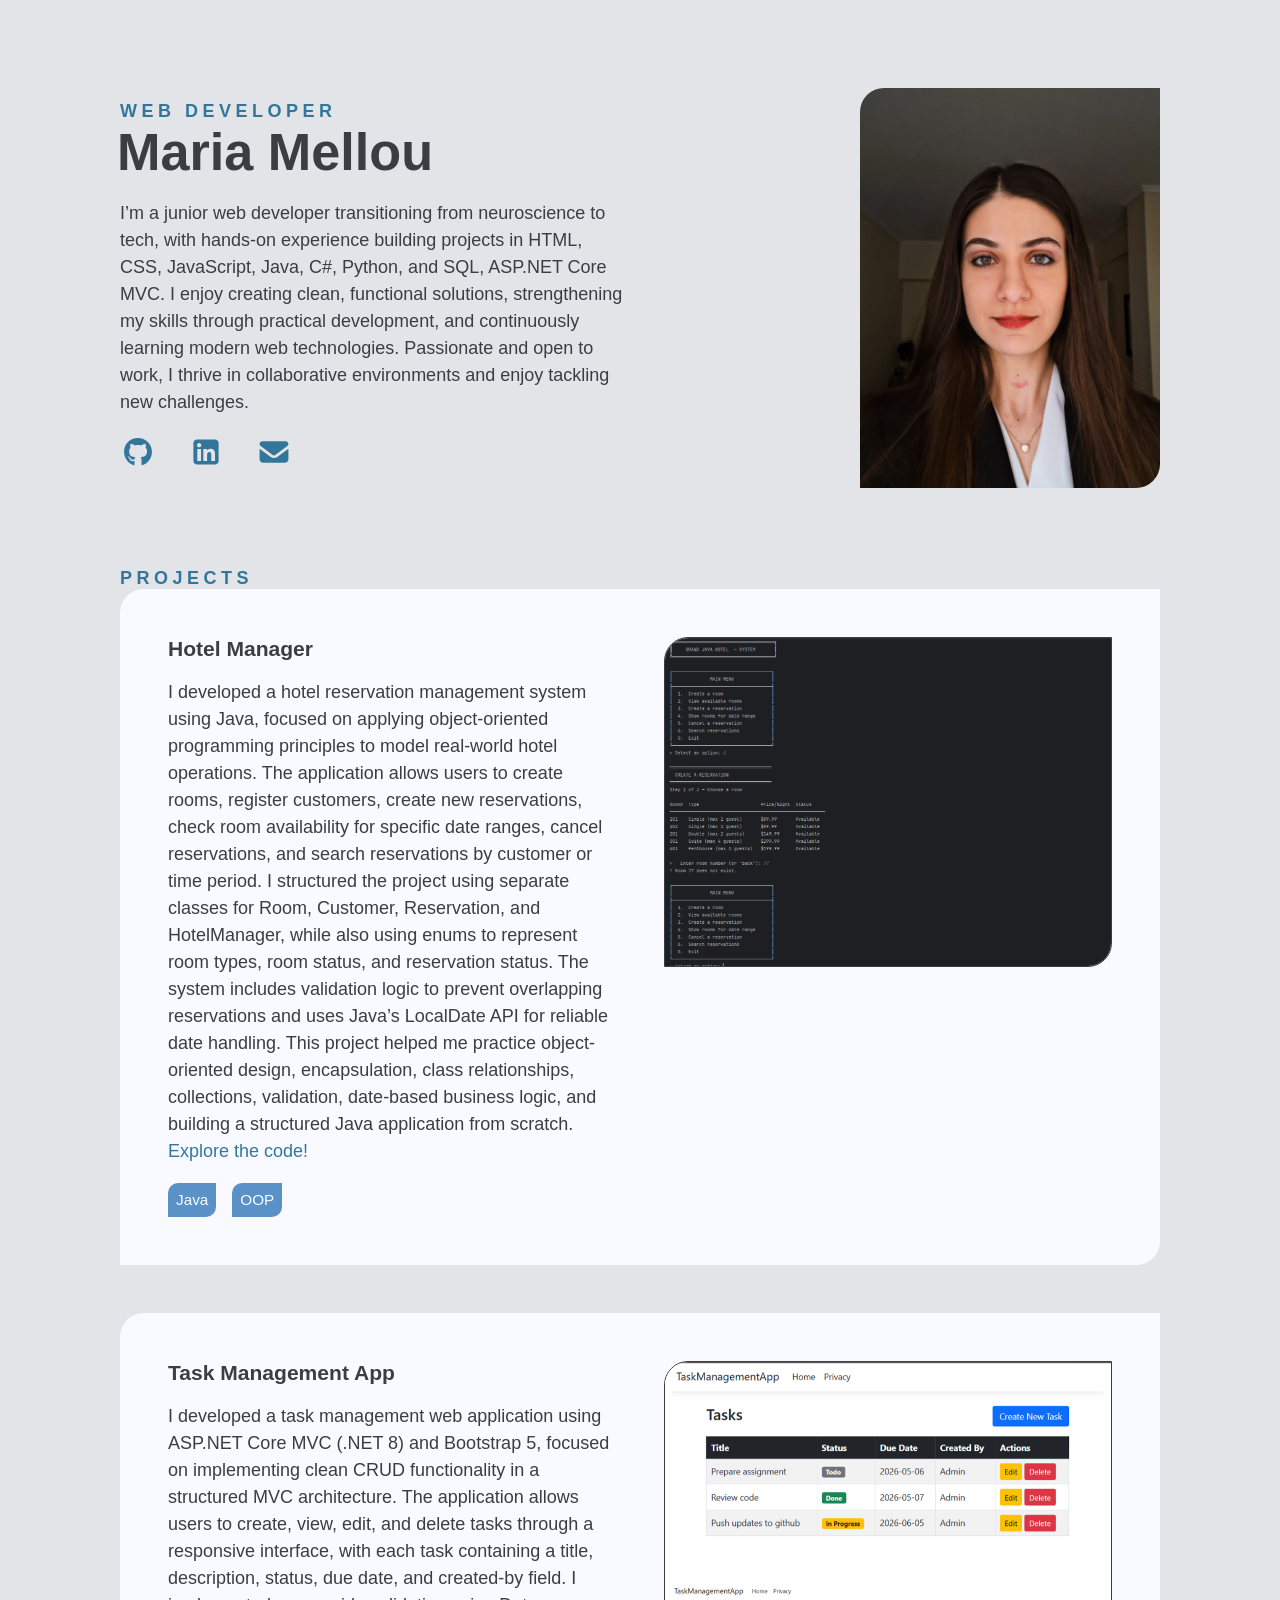
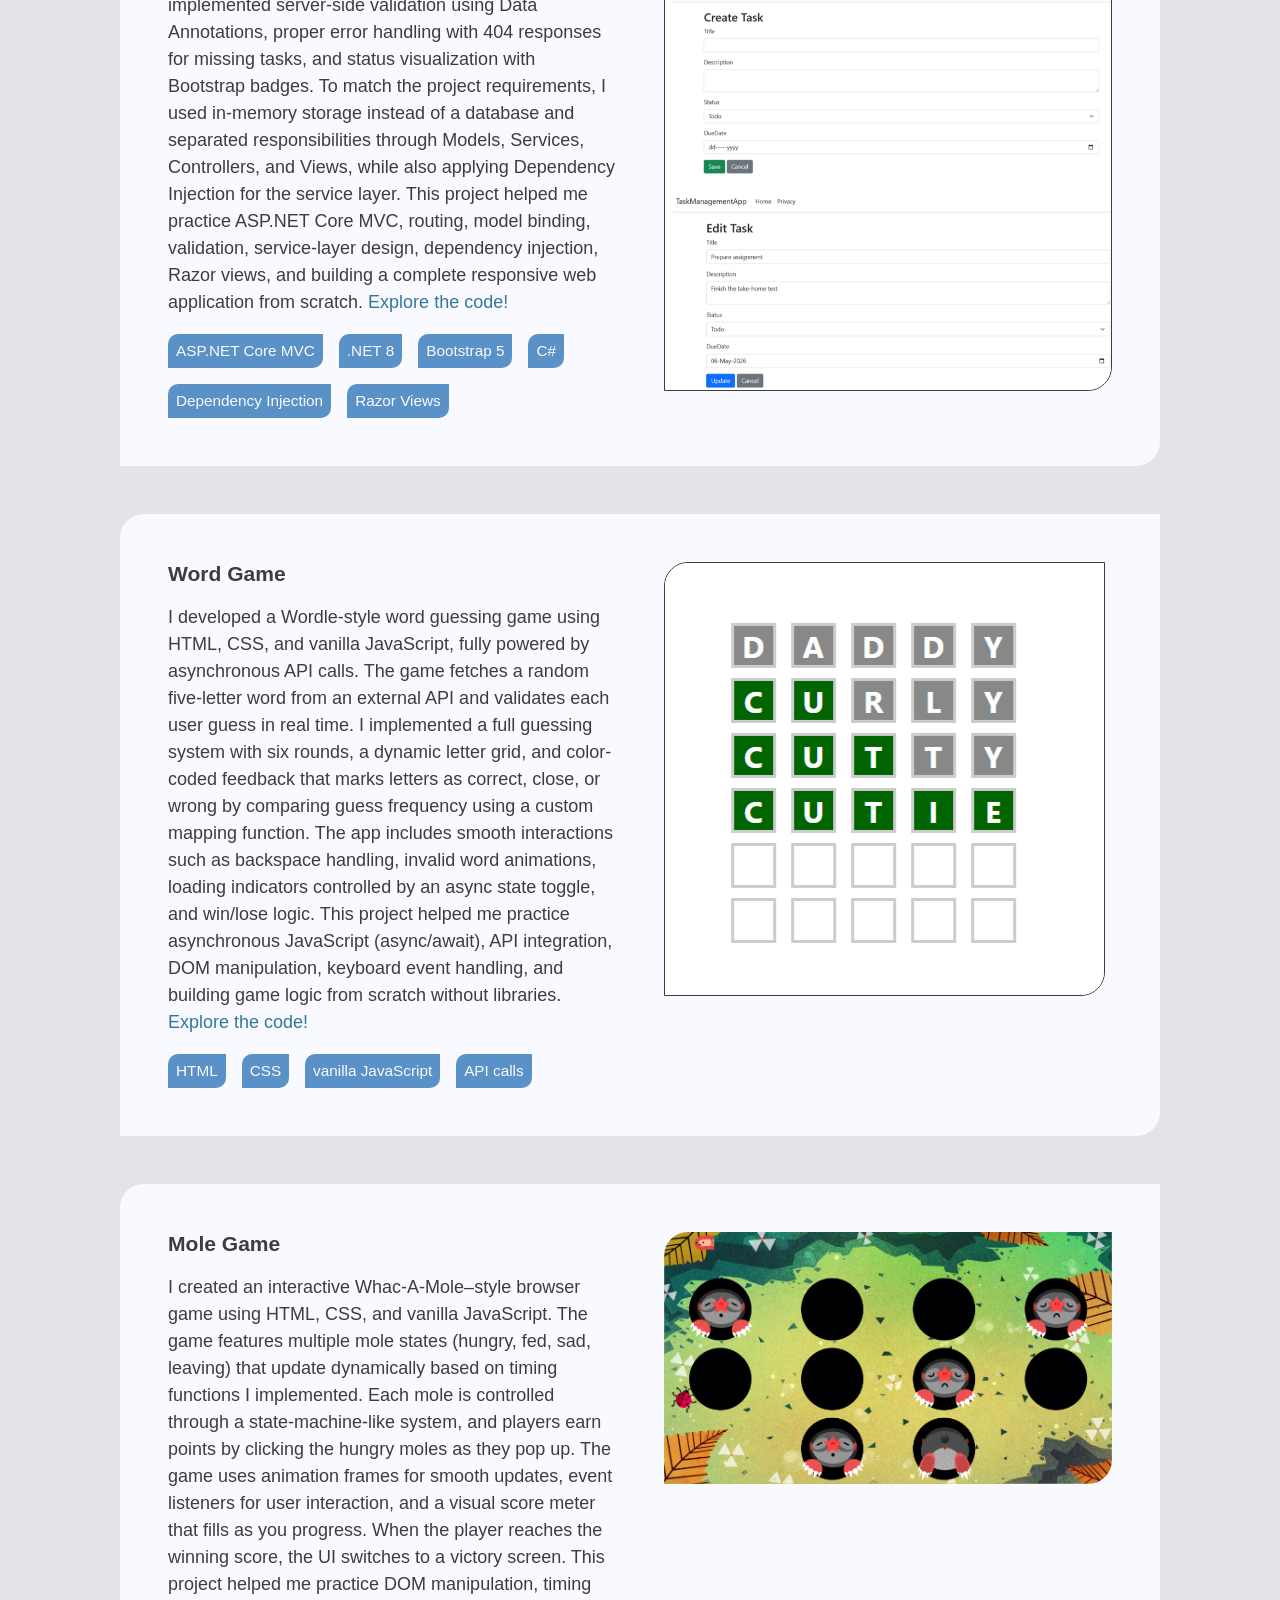
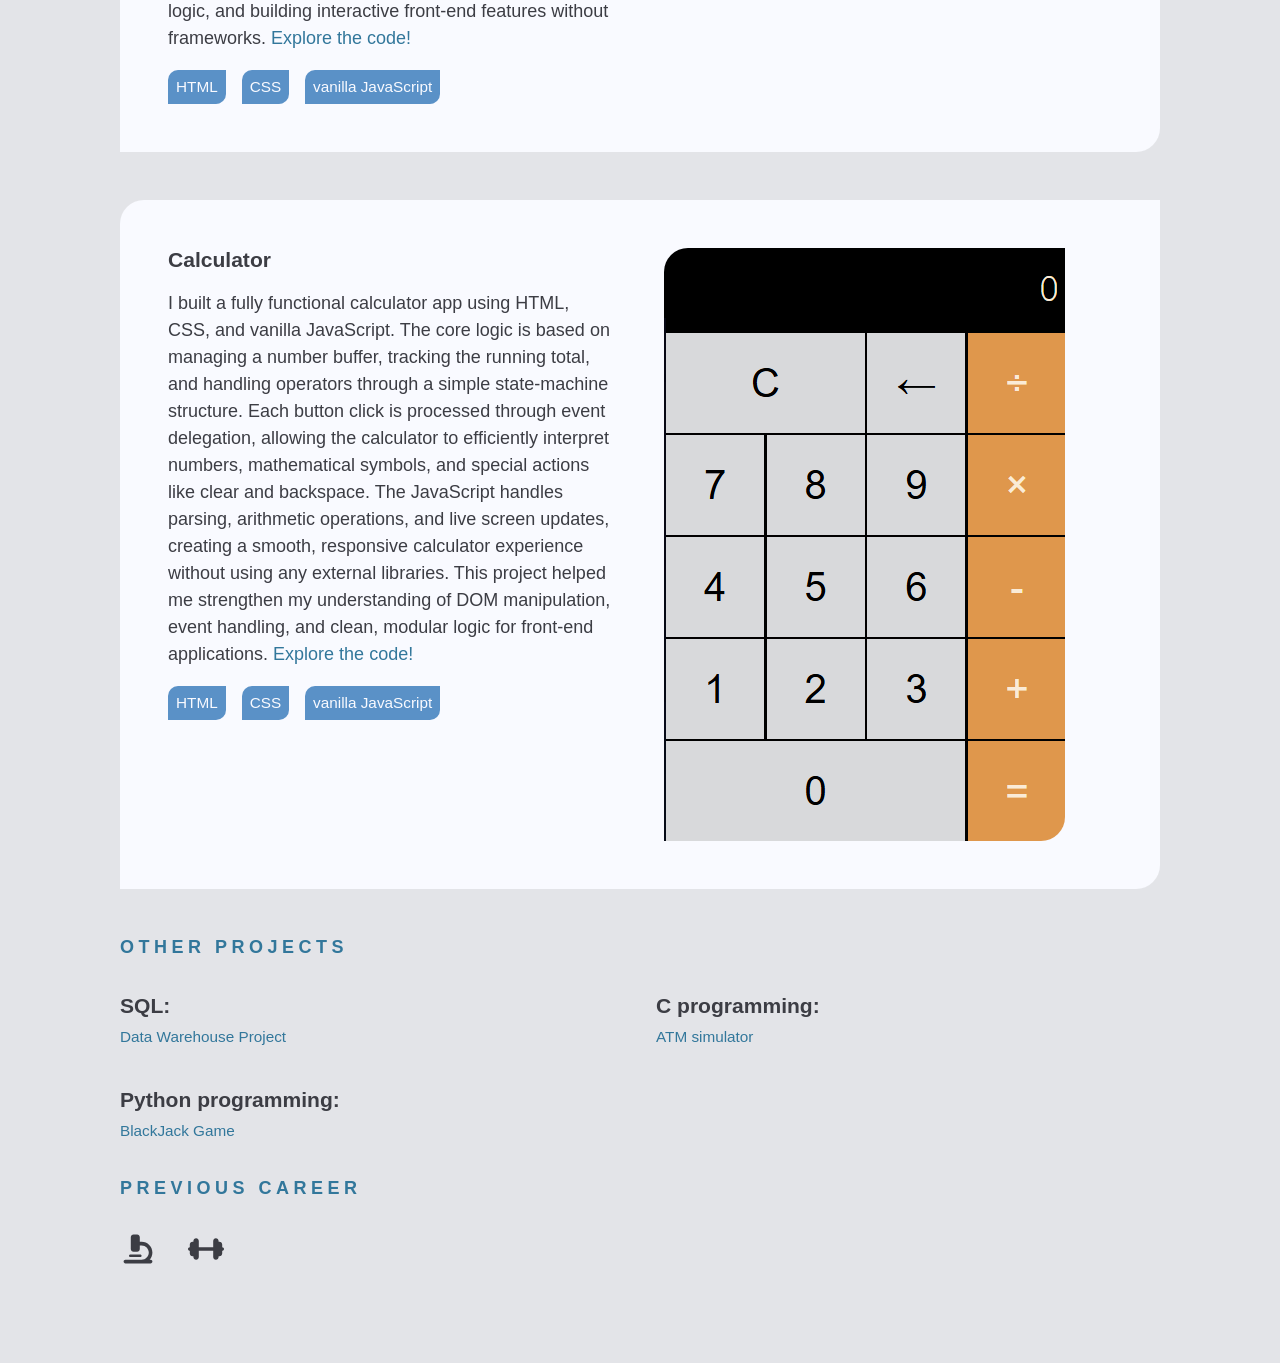
<file: index.html>
<!doctype html>
<html lang="en">
  <head>
    <meta charset="UTF-8" />
    <meta name="viewport" content="width=device-width, initial-scale=1.0" />
    <title>Portfolio</title>
    <link rel="stylesheet" href="./style.css " />
  </head>
  <body>
    <div class="wrapper">
      <article class="main-article">
        <div class="text">
          <h2>Web Developer</h2>
          <h1>Maria Mellou</h1>
          <p>
            I’m a junior web developer transitioning from neuroscience to tech,
            with hands-on experience building projects in HTML, CSS, JavaScript,
            Java, C#, Python, and SQL, ASP.NET Core MVC. I enjoy creating clean,
            functional solutions, strengthening my skills through practical
            development, and continuously learning modern web technologies.
            Passionate and open to work, I thrive in collaborative environments
            and enjoy tackling new challenges.
          </p>
          <ul class="icons">
            <li>
              <a href="https://github.com/MariaMellou" target="_blank">
                <svg xmlns="http://www.w3.org/2000/svg" viewBox="0 0 640 640">
                  <!--!Font Awesome Free v7.1.0 by @fontawesome - https://fontawesome.com License - https://fontawesome.com/license/free Copyright 2025 Fonticons, Inc.-->
                  <title>GitHub</title>
                  <path
                    d="M237.9 461.4C237.9 463.4 235.6 465 232.7 465C229.4 465.3 227.1 463.7 227.1 461.4C227.1 459.4 229.4 457.8 232.3 457.8C235.3 457.5 237.9 459.1 237.9 461.4zM206.8 456.9C206.1 458.9 208.1 461.2 211.1 461.8C213.7 462.8 216.7 461.8 217.3 459.8C217.9 457.8 216 455.5 213 454.6C210.4 453.9 207.5 454.9 206.8 456.9zM251 455.2C248.1 455.9 246.1 457.8 246.4 460.1C246.7 462.1 249.3 463.4 252.3 462.7C255.2 462 257.2 460.1 256.9 458.1C256.6 456.2 253.9 454.9 251 455.2zM316.8 72C178.1 72 72 177.3 72 316C72 426.9 141.8 521.8 241.5 555.2C254.3 557.5 258.8 549.6 258.8 543.1C258.8 536.9 258.5 502.7 258.5 481.7C258.5 481.7 188.5 496.7 173.8 451.9C173.8 451.9 162.4 422.8 146 415.3C146 415.3 123.1 399.6 147.6 399.9C147.6 399.9 172.5 401.9 186.2 425.7C208.1 464.3 244.8 453.2 259.1 446.6C261.4 430.6 267.9 419.5 275.1 412.9C219.2 406.7 162.8 398.6 162.8 302.4C162.8 274.9 170.4 261.1 186.4 243.5C183.8 237 175.3 210.2 189 175.6C209.9 169.1 258 202.6 258 202.6C278 197 299.5 194.1 320.8 194.1C342.1 194.1 363.6 197 383.6 202.6C383.6 202.6 431.7 169 452.6 175.6C466.3 210.3 457.8 237 455.2 243.5C471.2 261.2 481 275 481 302.4C481 398.9 422.1 406.6 366.2 412.9C375.4 420.8 383.2 435.8 383.2 459.3C383.2 493 382.9 534.7 382.9 542.9C382.9 549.4 387.5 557.3 400.2 555C500.2 521.8 568 426.9 568 316C568 177.3 455.5 72 316.8 72zM169.2 416.9C167.9 417.9 168.2 420.2 169.9 422.1C171.5 423.7 173.8 424.4 175.1 423.1C176.4 422.1 176.1 419.8 174.4 417.9C172.8 416.3 170.5 415.6 169.2 416.9zM158.4 408.8C157.7 410.1 158.7 411.7 160.7 412.7C162.3 413.7 164.3 413.4 165 412C165.7 410.7 164.7 409.1 162.7 408.1C160.7 407.5 159.1 407.8 158.4 408.8zM190.8 444.4C189.2 445.7 189.8 448.7 192.1 450.6C194.4 452.9 197.3 453.2 198.6 451.6C199.9 450.3 199.3 447.3 197.3 445.4C195.1 443.1 192.1 442.8 190.8 444.4zM179.4 429.7C177.8 430.7 177.8 433.3 179.4 435.6C181 437.9 183.7 438.9 185 437.9C186.6 436.6 186.6 434 185 431.7C183.6 429.4 181 428.4 179.4 429.7z"
                    class="social"
                  />
                </svg>
              </a>
            </li>
            <li>
              <a
                href="https://www.linkedin.com/in/maria-mellou-0406ab219/"
                target="_blank"
              >
                <svg xmlns="http://www.w3.org/2000/svg" viewBox="0 0 640 640">
                  <!--!Font Awesome Free v7.1.0 by @fontawesome - https://fontawesome.com License - https://fontawesome.com/license/free Copyright 2025 Fonticons, Inc.-->
                  <title>LinkedIn</title>
                  <path
                    d="M160 96C124.7 96 96 124.7 96 160L96 480C96 515.3 124.7 544 160 544L480 544C515.3 544 544 515.3 544 480L544 160C544 124.7 515.3 96 480 96L160 96zM165 266.2L231.5 266.2L231.5 480L165 480L165 266.2zM236.7 198.5C236.7 219.8 219.5 237 198.2 237C176.9 237 159.7 219.8 159.7 198.5C159.7 177.2 176.9 160 198.2 160C219.5 160 236.7 177.2 236.7 198.5zM413.9 480L413.9 376C413.9 351.2 413.4 319.3 379.4 319.3C344.8 319.3 339.5 346.3 339.5 374.2L339.5 480L273.1 480L273.1 266.2L336.8 266.2L336.8 295.4L337.7 295.4C346.6 278.6 368.3 260.9 400.6 260.9C467.8 260.9 480.3 305.2 480.3 362.8L480.3 480L413.9 480z"
                    class="social"
                  />
                </svg>
              </a>
            </li>
            <li>
              <a href="mailto:maraiamellou@gmail.com">
                <svg xmlns="http://www.w3.org/2000/svg" viewBox="0 0 640 640">
                  <!--!Font Awesome Free v7.1.0 by @fontawesome - https://fontawesome.com License - https://fontawesome.com/license/free Copyright 2025 Fonticons, Inc.-->
                  <title>Email</title>
                  <path
                    d="M112 128C85.5 128 64 149.5 64 176C64 191.1 71.1 205.3 83.2 214.4L291.2 370.4C308.3 383.2 331.7 383.2 348.8 370.4L556.8 214.4C568.9 205.3 576 191.1 576 176C576 149.5 554.5 128 528 128L112 128zM64 260L64 448C64 483.3 92.7 512 128 512L512 512C547.3 512 576 483.3 576 448L576 260L377.6 408.8C343.5 434.4 296.5 434.4 262.4 408.8L64 260z"
                    class="social"
                  />
                </svg>
              </a>
            </li>
          </ul>
        </div>
        <img src="./profFF.jpg" alt="Maria Mellou" />
      </article>
      <main>
        <h2>Projects</h2>
        <div class="projects">
          <article class="project">
            <div class="text">
              <h3>Hotel Manager</h3>
              <p>
                I developed a hotel reservation management system using Java,
                focused on applying object-oriented programming principles to
                model real-world hotel operations. The application allows users
                to create rooms, register customers, create new reservations,
                check room availability for specific date ranges, cancel
                reservations, and search reservations by customer or time
                period. I structured the project using separate classes for
                Room, Customer, Reservation, and HotelManager, while also using
                enums to represent room types, room status, and reservation
                status. The system includes validation logic to prevent
                overlapping reservations and uses Java’s LocalDate API for
                reliable date handling. This project helped me practice
                object-oriented design, encapsulation, class relationships,
                collections, validation, date-based business logic, and building
                a structured Java application from scratch.
                <a
                  href="https://github.com/MariaMellou/Java-Hotel-Manager"
                  target="_blank"
                  >Explore the code!</a
                >
              </p>
              <ul>
                <li>Java</li>
                <li>OOP</li>
              </ul>
            </div>
            <img src="./javaTerminal.png" alt="Tasks" class="img-border" />
          </article>
          <article class="project">
            <div class="text">
              <h3>Task Management App</h3>
              <p>
                I developed a task management web application using ASP.NET Core
                MVC (.NET 8) and Bootstrap 5, focused on implementing clean CRUD
                functionality in a structured MVC architecture. The application
                allows users to create, view, edit, and delete tasks through a
                responsive interface, with each task containing a title,
                description, status, due date, and created-by field. I
                implemented server-side validation using Data Annotations,
                proper error handling with 404 responses for missing tasks, and
                status visualization with Bootstrap badges. To match the project
                requirements, I used in-memory storage instead of a database and
                separated responsibilities through Models, Services,
                Controllers, and Views, while also applying Dependency Injection
                for the service layer. This project helped me practice ASP.NET
                Core MVC, routing, model binding, validation, service-layer
                design, dependency injection, Razor views, and building a
                complete responsive web application from scratch.
                <a
                  href="https://github.com/MariaMellou/TaskManagementApp"
                  target="_blank"
                  >Explore the code!</a
                >
              </p>
              <ul>
                <li>ASP.NET Core MVC</li>
                <li>.NET 8</li>
                <li>Bootstrap 5</li>
                <li>C#</li>
                <li>Dependency Injection</li>
                <li>Razor Views</li>
              </ul>
            </div>
            <img src="./tasks.png" alt="Tasks" class="img-border" />
          </article>
          <article class="project">
            <div class="text">
              <h3>Word Game</h3>
              <p>
                I developed a Wordle-style word guessing game using HTML, CSS,
                and vanilla JavaScript, fully powered by asynchronous API calls.
                The game fetches a random five-letter word from an external API
                and validates each user guess in real time. I implemented a full
                guessing system with six rounds, a dynamic letter grid, and
                color-coded feedback that marks letters as correct, close, or
                wrong by comparing guess frequency using a custom mapping
                function. The app includes smooth interactions such as backspace
                handling, invalid word animations, loading indicators controlled
                by an async state toggle, and win/lose logic. This project
                helped me practice asynchronous JavaScript (async/await), API
                integration, DOM manipulation, keyboard event handling, and
                building game logic from scratch without libraries.
                <a
                  href="https://github.com/MariaMellou/wordGame"
                  target="_blank"
                  >Explore the code!</a
                >
              </p>
              <ul>
                <li>HTML</li>
                <li>CSS</li>
                <li>vanilla JavaScript</li>
                <li>API calls</li>
              </ul>
            </div>
            <img src="./words.png" alt="find the word" class="img-border" />
          </article>
          <article class="project">
            <div class="text">
              <h3>Mole Game</h3>
              <p>
                I created an interactive Whac-A-Mole–style browser game using
                HTML, CSS, and vanilla JavaScript. The game features multiple
                mole states (hungry, fed, sad, leaving) that update dynamically
                based on timing functions I implemented. Each mole is controlled
                through a state-machine-like system, and players earn points by
                clicking the hungry moles as they pop up. The game uses
                animation frames for smooth updates, event listeners for user
                interaction, and a visual score meter that fills as you
                progress. When the player reaches the winning score, the UI
                switches to a victory screen. This project helped me practice
                DOM manipulation, timing logic, and building interactive
                front-end features without frameworks.
                <a
                  href="https://github.com/MariaMellou/mole_game"
                  target="_blank"
                  >Explore the code!</a
                >
              </p>
              <ul>
                <li>HTML</li>
                <li>CSS</li>
                <li>vanilla JavaScript</li>
              </ul>
            </div>
            <img src="./moles.png" alt="Mole Game" />
          </article>
          <article class="project">
            <div class="text">
              <h3>Calculator</h3>
              <p>
                I built a fully functional calculator app using HTML, CSS, and
                vanilla JavaScript. The core logic is based on managing a number
                buffer, tracking the running total, and handling operators
                through a simple state-machine structure. Each button click is
                processed through event delegation, allowing the calculator to
                efficiently interpret numbers, mathematical symbols, and special
                actions like clear and backspace. The JavaScript handles
                parsing, arithmetic operations, and live screen updates,
                creating a smooth, responsive calculator experience without
                using any external libraries. This project helped me strengthen
                my understanding of DOM manipulation, event handling, and clean,
                modular logic for front-end applications.
                <a
                  href="https://github.com/MariaMellou/calculator"
                  target="_blank"
                  >Explore the code!</a
                >
              </p>
              <ul>
                <li>HTML</li>
                <li>CSS</li>
                <li>vanilla JavaScript</li>
              </ul>
            </div>
            <img src="./calculator.png" alt="calculator" />
          </article>
        </div>
      </main>

      <footer>
        <h2 class="h2-footer">Other Projects</h2>
        <div class="footer-text">
          <div class="footer-text-box">
            <h3>SQL:</h3>
            <ul>
              <li>
                <a
                  href="https://github.com/MariaMellou/sql-data-warehouse-project"
                  target="_blank"
                  >Data Warehouse Project</a
                >
              </li>
            </ul>
          </div>
          <div class="footer-text-box">
            <h3>C programming:</h3>
            <ul>
              <li>
                <a
                  href="https://github.com/MariaMellou/ATM_C_project/blob/main/ATM_project.c"
                  target="_blank"
                  >ATM simulator</a
                >
              </li>
            </ul>
          </div>
          <div class="footer-text-box">
            <h3>Python programming:</h3>
            <ul>
              <a
                href="https://github.com/MariaMellou/blackJackGame/blob/main/blackJack.py"
                target="_blank"
              >
                <li>BlackJack Game</li></a
              >
            </ul>
          </div>
        </div>

        <!-- elpizw na prosthesw kai alla sto mellon gia auto kai i entasi tis organwsis -->

        <h2 class="h2-footer">Previous Career</h2>
        <div class="footer-text">
          <ul class="icons">
            <li>
              <a href="./biology.html" target="_blank">
                <svg xmlns="http://www.w3.org/2000/svg" viewBox="0 0 640 640">
                  <!--!Font Awesome Free v7.1.0 by @fontawesome - https://fontawesome.com License - https://fontawesome.com/license/free Copyright 2025 Fonticons, Inc.-->
                  <title>Biology</title>
                  <path
                    d="M240 64C213.5 64 192 85.5 192 112L192 320C192 346.5 213.5 368 240 368L304 368C330.5 368 352 346.5 352 320L352 256L384 256C454.7 256 512 313.3 512 384C512 454.7 454.7 512 384 512L96 512C78.3 512 64 526.3 64 544C64 561.7 78.3 576 96 576L544 576C561.7 576 576 561.7 576 544C576 526.3 561.7 512 544 512L527.1 512C557.5 478 576 433.2 576 384C576 278 490 192 384 192L352 192L352 112C352 85.5 330.5 64 304 64L240 64zM184 416C170.7 416 160 426.7 160 440C160 453.3 170.7 464 184 464L360 464C373.3 464 384 453.3 384 440C384 426.7 373.3 416 360 416L184 416z"
                    d="M240 64C213.5 64 192 85.5 192 112L192 320C192 346.5 213.5 368 240 368L304 368C330.5 368 352 346.5 352 320L352 256L384 256C454.7 256 512 313.3 512 384C512 454.7 454.7 512 384 512L96 512C78.3 512 64 526.3 64 544C64 561.7 78.3 576 96 576L544 576C561.7 576 576 561.7 576 544C576 526.3 561.7 512 544 512L527.1 512C557.5 478 576 433.2 576 384C576 278 490 192 384 192L352 192L352 112C352 85.5 330.5 64 304 64L240 64zM184 416C170.7 416 160 426.7 160 440C160 453.3 170.7 464 184 464L360 464C373.3 464 384 453.3 384 440C384 426.7 373.3 416 360 416L184 416z"
                    class="social"
                  />
                </svg>
              </a>
            </li>
            <li>
              <a href="./sports.html" target="_blank">
                <svg xmlns="http://www.w3.org/2000/svg" viewBox="0 0 640 640">
                  <!--!Font Awesome Free v7.1.0 by @fontawesome - https://fontawesome.com License - https://fontawesome.com/license/free Copyright 2025 Fonticons, Inc.-->
                  <title>Gymnastics</title>
                  <path
                    d="M96 176C96 149.5 117.5 128 144 128C170.5 128 192 149.5 192 176L192 288L448 288L448 176C448 149.5 469.5 128 496 128C522.5 128 544 149.5 544 176L544 192L560 192C586.5 192 608 213.5 608 240L608 288C625.7 288 640 302.3 640 320C640 337.7 625.7 352 608 352L608 400C608 426.5 586.5 448 560 448L544 448L544 464C544 490.5 522.5 512 496 512C469.5 512 448 490.5 448 464L448 352L192 352L192 464C192 490.5 170.5 512 144 512C117.5 512 96 490.5 96 464L96 448L80 448C53.5 448 32 426.5 32 400L32 352C14.3 352 0 337.7 0 320C0 302.3 14.3 288 32 288L32 240C32 213.5 53.5 192 80 192L96 192L96 176z"
                    class="social"
                  />
                </svg>
              </a>
            </li>
          </ul>
        </div>
      </footer>
    </div>
  </body>
</html>
</file>
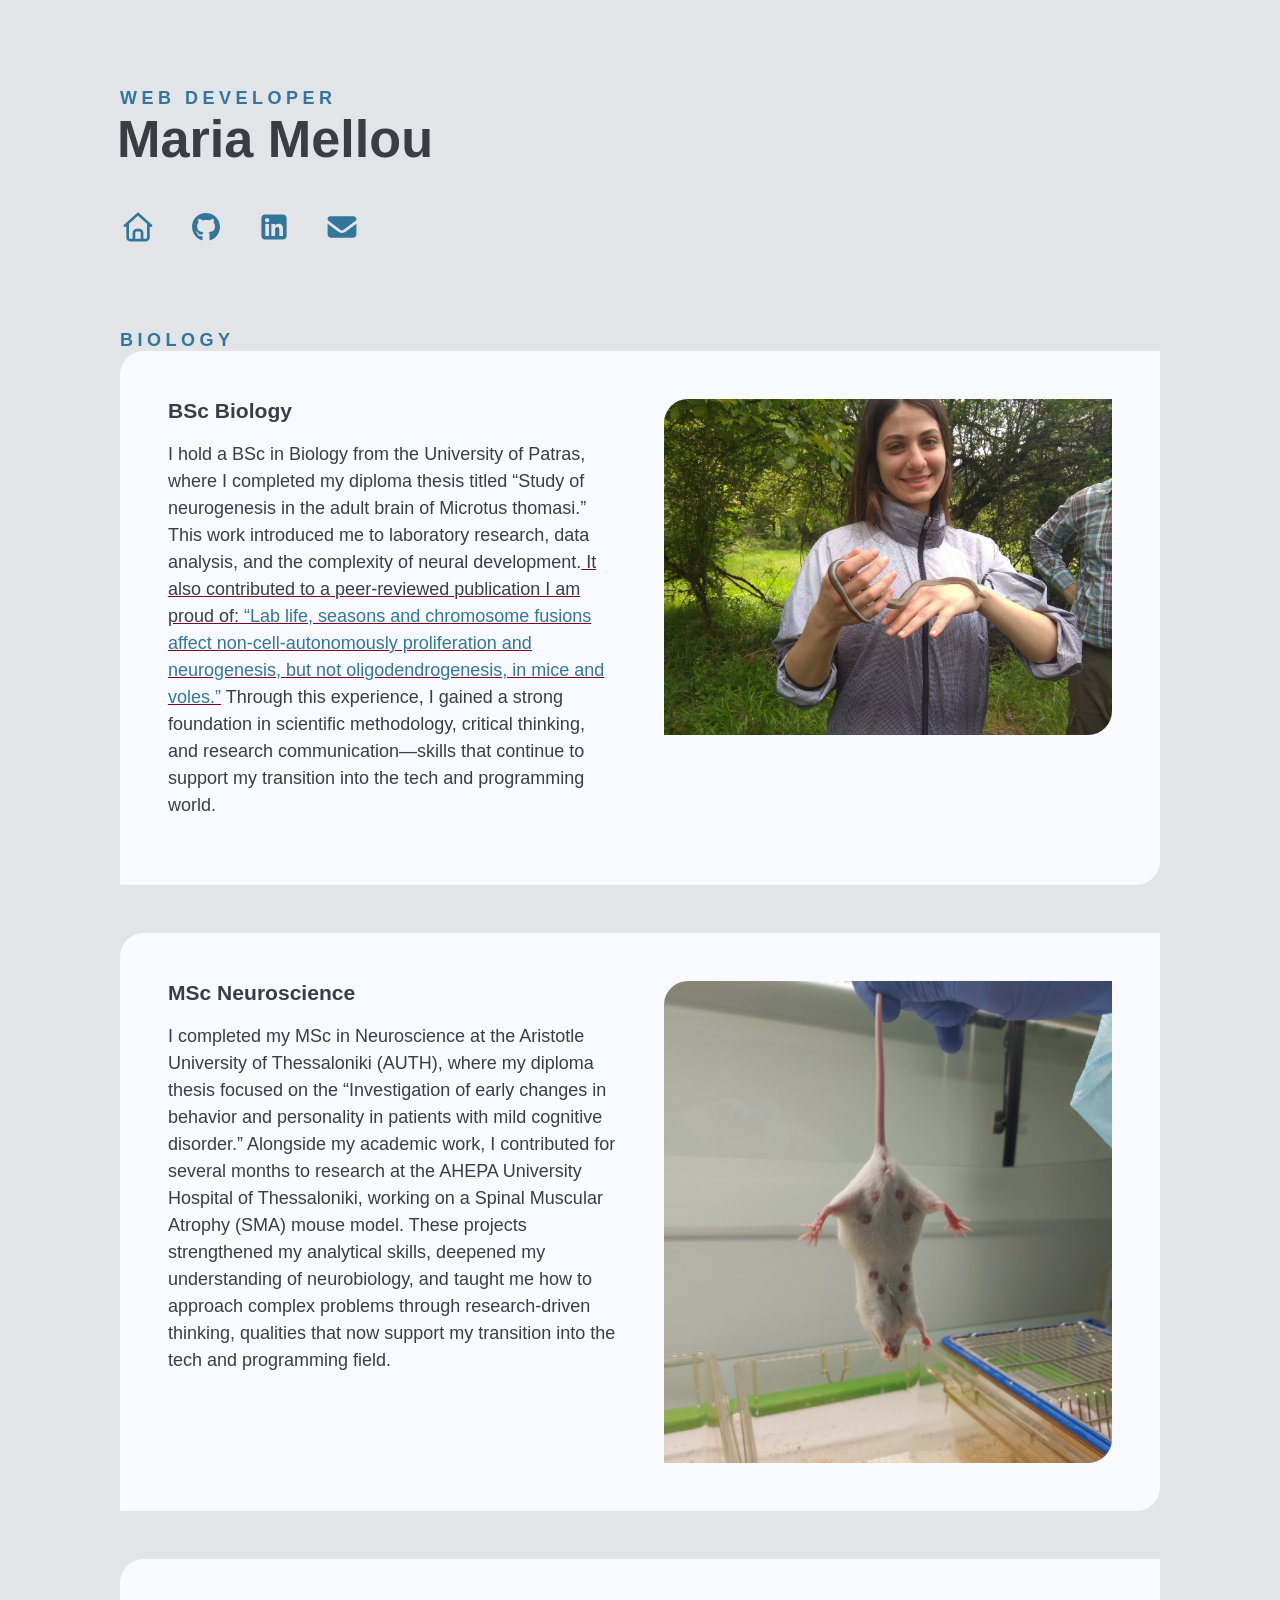
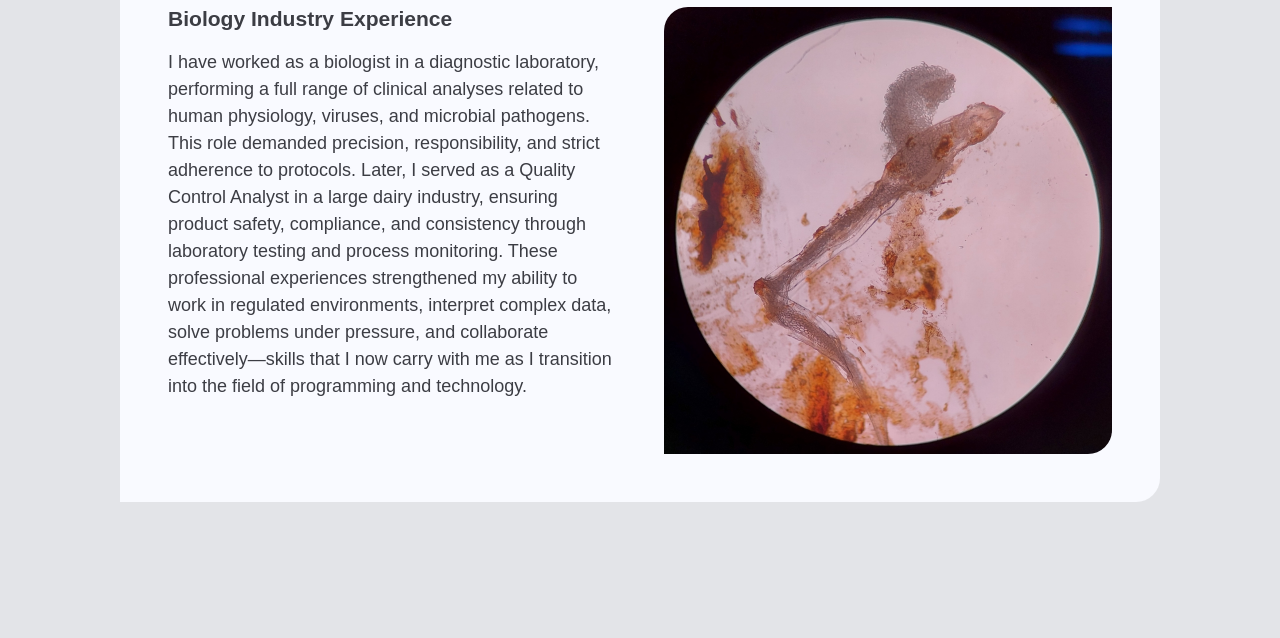
<file: biology.html>
<!doctype html>
<html lang="en">
  <head>
    <meta charset="UTF-8" />
    <meta name="viewport" content="width=device-width, initial-scale=1.0" />
    <title>Biology</title>
    <link rel="stylesheet" href="./style.css" />
  </head>
  <body>
    <div class="wrapper">
      <article class="main-article">
        <div class="text">
          <h2>Web Developer</h2>
          <h1 style="margin-bottom: 40px">Maria Mellou</h1>
          <ul class="icons">
            <li>
              <a href="./index.html" target="_blank">
                <svg xmlns="http://www.w3.org/2000/svg" viewBox="0 0 640 640">
                  <!--!Font Awesome Free v7.1.0 by @fontawesome - https://fontawesome.com License - https://fontawesome.com/license/free Copyright 2025 Fonticons, Inc.-->
                  <title>Home Page</title>
                  <path
                    d="M304 70.1C313.1 61.9 326.9 61.9 336 70.1L568 278.1C577.9 286.9 578.7 302.1 569.8 312C560.9 321.9 545.8 322.7 535.9 313.8L527.9 306.6L527.9 511.9C527.9 547.2 499.2 575.9 463.9 575.9L175.9 575.9C140.6 575.9 111.9 547.2 111.9 511.9L111.9 306.6L103.9 313.8C94 322.6 78.9 321.8 70 312C61.1 302.2 62 287 71.8 278.1L304 70.1zM320 120.2L160 263.7L160 512C160 520.8 167.2 528 176 528L224 528L224 424C224 384.2 256.2 352 296 352L344 352C383.8 352 416 384.2 416 424L416 528L464 528C472.8 528 480 520.8 480 512L480 263.7L320 120.3zM272 528L368 528L368 424C368 410.7 357.3 400 344 400L296 400C282.7 400 272 410.7 272 424L272 528z"
                    class="social"
                  />
                </svg>
              </a>
            </li>
            <li>
              <a href="https://github.com/MariaMellou" target="_blank">
                <svg xmlns="http://www.w3.org/2000/svg" viewBox="0 0 640 640">
                  <!--!Font Awesome Free v7.1.0 by @fontawesome - https://fontawesome.com License - https://fontawesome.com/license/free Copyright 2025 Fonticons, Inc.-->
                  <title>GitHub</title>
                  <path
                    d="M237.9 461.4C237.9 463.4 235.6 465 232.7 465C229.4 465.3 227.1 463.7 227.1 461.4C227.1 459.4 229.4 457.8 232.3 457.8C235.3 457.5 237.9 459.1 237.9 461.4zM206.8 456.9C206.1 458.9 208.1 461.2 211.1 461.8C213.7 462.8 216.7 461.8 217.3 459.8C217.9 457.8 216 455.5 213 454.6C210.4 453.9 207.5 454.9 206.8 456.9zM251 455.2C248.1 455.9 246.1 457.8 246.4 460.1C246.7 462.1 249.3 463.4 252.3 462.7C255.2 462 257.2 460.1 256.9 458.1C256.6 456.2 253.9 454.9 251 455.2zM316.8 72C178.1 72 72 177.3 72 316C72 426.9 141.8 521.8 241.5 555.2C254.3 557.5 258.8 549.6 258.8 543.1C258.8 536.9 258.5 502.7 258.5 481.7C258.5 481.7 188.5 496.7 173.8 451.9C173.8 451.9 162.4 422.8 146 415.3C146 415.3 123.1 399.6 147.6 399.9C147.6 399.9 172.5 401.9 186.2 425.7C208.1 464.3 244.8 453.2 259.1 446.6C261.4 430.6 267.9 419.5 275.1 412.9C219.2 406.7 162.8 398.6 162.8 302.4C162.8 274.9 170.4 261.1 186.4 243.5C183.8 237 175.3 210.2 189 175.6C209.9 169.1 258 202.6 258 202.6C278 197 299.5 194.1 320.8 194.1C342.1 194.1 363.6 197 383.6 202.6C383.6 202.6 431.7 169 452.6 175.6C466.3 210.3 457.8 237 455.2 243.5C471.2 261.2 481 275 481 302.4C481 398.9 422.1 406.6 366.2 412.9C375.4 420.8 383.2 435.8 383.2 459.3C383.2 493 382.9 534.7 382.9 542.9C382.9 549.4 387.5 557.3 400.2 555C500.2 521.8 568 426.9 568 316C568 177.3 455.5 72 316.8 72zM169.2 416.9C167.9 417.9 168.2 420.2 169.9 422.1C171.5 423.7 173.8 424.4 175.1 423.1C176.4 422.1 176.1 419.8 174.4 417.9C172.8 416.3 170.5 415.6 169.2 416.9zM158.4 408.8C157.7 410.1 158.7 411.7 160.7 412.7C162.3 413.7 164.3 413.4 165 412C165.7 410.7 164.7 409.1 162.7 408.1C160.7 407.5 159.1 407.8 158.4 408.8zM190.8 444.4C189.2 445.7 189.8 448.7 192.1 450.6C194.4 452.9 197.3 453.2 198.6 451.6C199.9 450.3 199.3 447.3 197.3 445.4C195.1 443.1 192.1 442.8 190.8 444.4zM179.4 429.7C177.8 430.7 177.8 433.3 179.4 435.6C181 437.9 183.7 438.9 185 437.9C186.6 436.6 186.6 434 185 431.7C183.6 429.4 181 428.4 179.4 429.7z"
                    class="social"
                  />
                </svg>
              </a>
            </li>
            <li>
              <a
                href="https://www.linkedin.com/in/maria-mellou-0406ab219/"
                target="_blank"
              >
                <svg xmlns="http://www.w3.org/2000/svg" viewBox="0 0 640 640">
                  <!--!Font Awesome Free v7.1.0 by @fontawesome - https://fontawesome.com License - https://fontawesome.com/license/free Copyright 2025 Fonticons, Inc.-->
                  <title>LinkedIn</title>
                  <path
                    d="M160 96C124.7 96 96 124.7 96 160L96 480C96 515.3 124.7 544 160 544L480 544C515.3 544 544 515.3 544 480L544 160C544 124.7 515.3 96 480 96L160 96zM165 266.2L231.5 266.2L231.5 480L165 480L165 266.2zM236.7 198.5C236.7 219.8 219.5 237 198.2 237C176.9 237 159.7 219.8 159.7 198.5C159.7 177.2 176.9 160 198.2 160C219.5 160 236.7 177.2 236.7 198.5zM413.9 480L413.9 376C413.9 351.2 413.4 319.3 379.4 319.3C344.8 319.3 339.5 346.3 339.5 374.2L339.5 480L273.1 480L273.1 266.2L336.8 266.2L336.8 295.4L337.7 295.4C346.6 278.6 368.3 260.9 400.6 260.9C467.8 260.9 480.3 305.2 480.3 362.8L480.3 480L413.9 480z"
                    class="social"
                  />
                </svg>
              </a>
            </li>
            <li>
              <a href="mailto:maraiamellou@gmail.com">
                <svg xmlns="http://www.w3.org/2000/svg" viewBox="0 0 640 640">
                  <!--!Font Awesome Free v7.1.0 by @fontawesome - https://fontawesome.com License - https://fontawesome.com/license/free Copyright 2025 Fonticons, Inc.-->
                  <title>Email</title>
                  <path
                    d="M112 128C85.5 128 64 149.5 64 176C64 191.1 71.1 205.3 83.2 214.4L291.2 370.4C308.3 383.2 331.7 383.2 348.8 370.4L556.8 214.4C568.9 205.3 576 191.1 576 176C576 149.5 554.5 128 528 128L112 128zM64 260L64 448C64 483.3 92.7 512 128 512L512 512C547.3 512 576 483.3 576 448L576 260L377.6 408.8C343.5 434.4 296.5 434.4 262.4 408.8L64 260z"
                    class="social"
                  />
                </svg>
              </a>
            </li>
          </ul>
        </div>
      </article>
      <main>
        <h2>Biology</h2>
        <div class="projects">
          <article class="project">
            <div class="text">
              <h3>BSc Biology</h3>
              <p>
                I hold a BSc in Biology from the University of Patras, where I
                completed my diploma thesis titled “Study of neurogenesis in the
                adult brain of Microtus thomasi.” This work introduced me to
                laboratory research, data analysis, and the complexity of neural
                development.<span
                  style="
                    display: inline;
                    text-decoration: underline;
                    text-decoration-color: #800020;
                  "
                >
                  It also contributed to a peer-reviewed publication I am proud
                  of:
                  <a
                    href="https://www.nature.com/articles/s41598-025-01670-3"
                    target="_blank"
                    >“Lab life, seasons and chromosome fusions affect
                    non-cell-autonomously proliferation and neurogenesis, but
                    not oligodendrogenesis, in mice and voles.”</a
                  ></span
                >
                Through this experience, I gained a strong foundation in
                scientific methodology, critical thinking, and research
                communication—skills that continue to support my transition into
                the tech and programming world.
              </p>
            </div>
            <img
              src="./snake.jpg"
              alt="Malpolon insignitus"
              title="Malpolon insignitus (I with a snake)"
            />
          </article>
          <article class="project">
            <div class="text">
              <h3>MSc Neuroscience</h3>
              <p>
                I completed my MSc in Neuroscience at the Aristotle University
                of Thessaloniki (AUTH), where my diploma thesis focused on the
                “Investigation of early changes in behavior and personality in
                patients with mild cognitive disorder.” Alongside my academic
                work, I contributed for several months to research at the AHEPA
                University Hospital of Thessaloniki, working on a Spinal
                Muscular Atrophy (SMA) mouse model. These projects strengthened
                my analytical skills, deepened my understanding of neurobiology,
                and taught me how to approach complex problems through
                research-driven thinking, qualities that now support my
                transition into the tech and programming field.
              </p>
            </div>
            <img
              src="./sma_mouse.jpg"
              alt="sma"
              title="SMA model Mus musculus (mouse)"
            />
          </article>
          <article class="project">
            <div class="text">
              <h3>Biology Industry Experience</h3>
              <p>
                I have worked as a biologist in a diagnostic laboratory,
                performing a full range of clinical analyses related to human
                physiology, viruses, and microbial pathogens. This role demanded
                precision, responsibility, and strict adherence to protocols.
                Later, I served as a Quality Control Analyst in a large dairy
                industry, ensuring product safety, compliance, and consistency
                through laboratory testing and process monitoring. These
                professional experiences strengthened my ability to work in
                regulated environments, interpret complex data, solve problems
                under pressure, and collaborate effectively—skills that I now
                carry with me as I transition into the field of programming and
                technology.
              </p>
            </div>
            <img
              src="./parasite.jpg"
              alt="parasite"
              title="Enterobius vermicularis egg laying (parasite)"
            />
          </article>
        </div>
      </main>
    </div>
  </body>
</html>
</file>
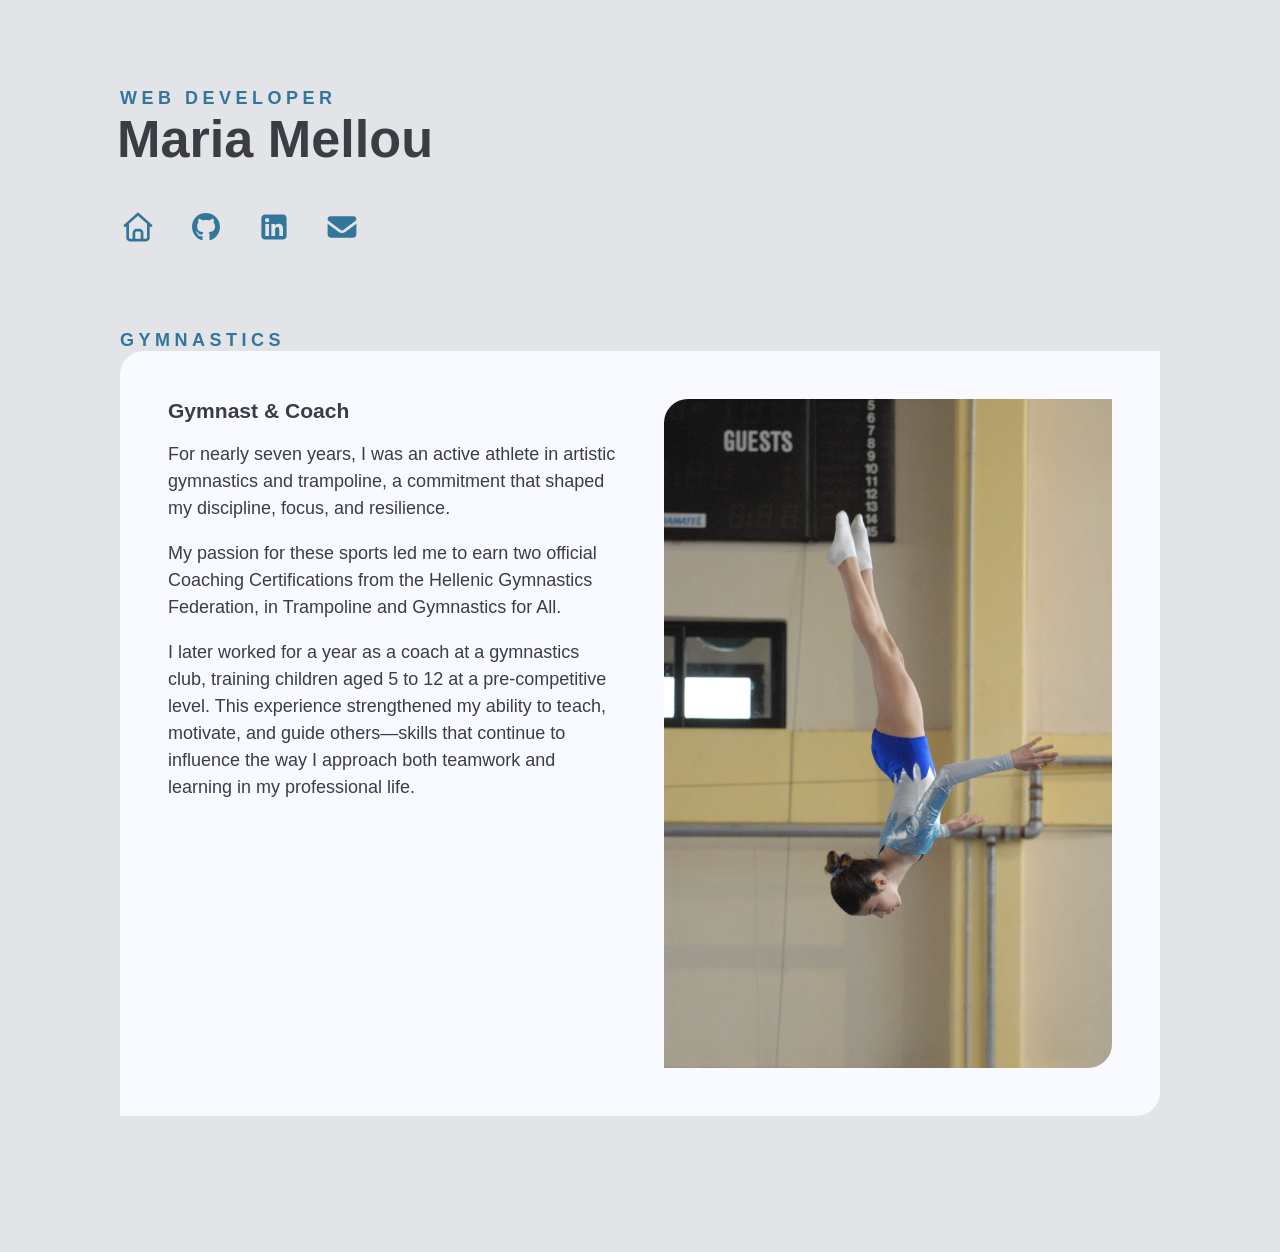
<file: sports.html>
<!DOCTYPE html>
<html lang="en">
  <head>
    <meta charset="UTF-8" />
    <meta name="viewport" content="width=device-width, initial-scale=1.0" />
    <title>Gymnastics</title>
    <link rel="stylesheet" href="./style.css" />
  </head>
  <body>
    <body>
      <div class="wrapper">
        <article class="main-article">
          <div class="text">
            <h2>Web Developer</h2>
            <h1 style="margin-bottom: 40px">Maria Mellou</h1>
            <ul class="icons">
              <li>
                <a href="./index.html" target="_blank">
                  <svg xmlns="http://www.w3.org/2000/svg" viewBox="0 0 640 640">
                    <!--!Font Awesome Free v7.1.0 by @fontawesome - https://fontawesome.com License - https://fontawesome.com/license/free Copyright 2025 Fonticons, Inc.-->
                    <title>Home Page</title>
                    <path
                      d="M304 70.1C313.1 61.9 326.9 61.9 336 70.1L568 278.1C577.9 286.9 578.7 302.1 569.8 312C560.9 321.9 545.8 322.7 535.9 313.8L527.9 306.6L527.9 511.9C527.9 547.2 499.2 575.9 463.9 575.9L175.9 575.9C140.6 575.9 111.9 547.2 111.9 511.9L111.9 306.6L103.9 313.8C94 322.6 78.9 321.8 70 312C61.1 302.2 62 287 71.8 278.1L304 70.1zM320 120.2L160 263.7L160 512C160 520.8 167.2 528 176 528L224 528L224 424C224 384.2 256.2 352 296 352L344 352C383.8 352 416 384.2 416 424L416 528L464 528C472.8 528 480 520.8 480 512L480 263.7L320 120.3zM272 528L368 528L368 424C368 410.7 357.3 400 344 400L296 400C282.7 400 272 410.7 272 424L272 528z"
                      class="social"
                    />
                  </svg>
                </a>
              </li>
              <li>
                <a href="https://github.com/MariaMellou" target="_blank">
                  <svg xmlns="http://www.w3.org/2000/svg" viewBox="0 0 640 640">
                    <!--!Font Awesome Free v7.1.0 by @fontawesome - https://fontawesome.com License - https://fontawesome.com/license/free Copyright 2025 Fonticons, Inc.-->
                    <title>GitHub</title>
                    <path
                      d="M237.9 461.4C237.9 463.4 235.6 465 232.7 465C229.4 465.3 227.1 463.7 227.1 461.4C227.1 459.4 229.4 457.8 232.3 457.8C235.3 457.5 237.9 459.1 237.9 461.4zM206.8 456.9C206.1 458.9 208.1 461.2 211.1 461.8C213.7 462.8 216.7 461.8 217.3 459.8C217.9 457.8 216 455.5 213 454.6C210.4 453.9 207.5 454.9 206.8 456.9zM251 455.2C248.1 455.9 246.1 457.8 246.4 460.1C246.7 462.1 249.3 463.4 252.3 462.7C255.2 462 257.2 460.1 256.9 458.1C256.6 456.2 253.9 454.9 251 455.2zM316.8 72C178.1 72 72 177.3 72 316C72 426.9 141.8 521.8 241.5 555.2C254.3 557.5 258.8 549.6 258.8 543.1C258.8 536.9 258.5 502.7 258.5 481.7C258.5 481.7 188.5 496.7 173.8 451.9C173.8 451.9 162.4 422.8 146 415.3C146 415.3 123.1 399.6 147.6 399.9C147.6 399.9 172.5 401.9 186.2 425.7C208.1 464.3 244.8 453.2 259.1 446.6C261.4 430.6 267.9 419.5 275.1 412.9C219.2 406.7 162.8 398.6 162.8 302.4C162.8 274.9 170.4 261.1 186.4 243.5C183.8 237 175.3 210.2 189 175.6C209.9 169.1 258 202.6 258 202.6C278 197 299.5 194.1 320.8 194.1C342.1 194.1 363.6 197 383.6 202.6C383.6 202.6 431.7 169 452.6 175.6C466.3 210.3 457.8 237 455.2 243.5C471.2 261.2 481 275 481 302.4C481 398.9 422.1 406.6 366.2 412.9C375.4 420.8 383.2 435.8 383.2 459.3C383.2 493 382.9 534.7 382.9 542.9C382.9 549.4 387.5 557.3 400.2 555C500.2 521.8 568 426.9 568 316C568 177.3 455.5 72 316.8 72zM169.2 416.9C167.9 417.9 168.2 420.2 169.9 422.1C171.5 423.7 173.8 424.4 175.1 423.1C176.4 422.1 176.1 419.8 174.4 417.9C172.8 416.3 170.5 415.6 169.2 416.9zM158.4 408.8C157.7 410.1 158.7 411.7 160.7 412.7C162.3 413.7 164.3 413.4 165 412C165.7 410.7 164.7 409.1 162.7 408.1C160.7 407.5 159.1 407.8 158.4 408.8zM190.8 444.4C189.2 445.7 189.8 448.7 192.1 450.6C194.4 452.9 197.3 453.2 198.6 451.6C199.9 450.3 199.3 447.3 197.3 445.4C195.1 443.1 192.1 442.8 190.8 444.4zM179.4 429.7C177.8 430.7 177.8 433.3 179.4 435.6C181 437.9 183.7 438.9 185 437.9C186.6 436.6 186.6 434 185 431.7C183.6 429.4 181 428.4 179.4 429.7z"
                      class="social"
                    />
                  </svg>
                </a>
              </li>
              <li>
                <a
                  href="https://www.linkedin.com/in/maria-mellou-0406ab219/"
                  target="_blank"
                >
                  <svg xmlns="http://www.w3.org/2000/svg" viewBox="0 0 640 640">
                    <!--!Font Awesome Free v7.1.0 by @fontawesome - https://fontawesome.com License - https://fontawesome.com/license/free Copyright 2025 Fonticons, Inc.-->
                    <title>LinkedIn</title>
                    <path
                      d="M160 96C124.7 96 96 124.7 96 160L96 480C96 515.3 124.7 544 160 544L480 544C515.3 544 544 515.3 544 480L544 160C544 124.7 515.3 96 480 96L160 96zM165 266.2L231.5 266.2L231.5 480L165 480L165 266.2zM236.7 198.5C236.7 219.8 219.5 237 198.2 237C176.9 237 159.7 219.8 159.7 198.5C159.7 177.2 176.9 160 198.2 160C219.5 160 236.7 177.2 236.7 198.5zM413.9 480L413.9 376C413.9 351.2 413.4 319.3 379.4 319.3C344.8 319.3 339.5 346.3 339.5 374.2L339.5 480L273.1 480L273.1 266.2L336.8 266.2L336.8 295.4L337.7 295.4C346.6 278.6 368.3 260.9 400.6 260.9C467.8 260.9 480.3 305.2 480.3 362.8L480.3 480L413.9 480z"
                      class="social"
                    />
                  </svg>
                </a>
              </li>
              <li>
                <a href="mailto:maraiamellou@gmail.com">
                  <svg xmlns="http://www.w3.org/2000/svg" viewBox="0 0 640 640">
                    <!--!Font Awesome Free v7.1.0 by @fontawesome - https://fontawesome.com License - https://fontawesome.com/license/free Copyright 2025 Fonticons, Inc.-->
                    <title>Email</title>
                    <path
                      d="M112 128C85.5 128 64 149.5 64 176C64 191.1 71.1 205.3 83.2 214.4L291.2 370.4C308.3 383.2 331.7 383.2 348.8 370.4L556.8 214.4C568.9 205.3 576 191.1 576 176C576 149.5 554.5 128 528 128L112 128zM64 260L64 448C64 483.3 92.7 512 128 512L512 512C547.3 512 576 483.3 576 448L576 260L377.6 408.8C343.5 434.4 296.5 434.4 262.4 408.8L64 260z"
                      class="social"
                    />
                  </svg>
                </a>
              </li>
            </ul>
          </div>
        </article>
        <main>
          <h2>Gymnastics</h2>
          <div class="projects">
            <article class="project">
              <div class="text">
                <h3>Gymnast & Coach</h3>
                <p>
                  For nearly seven years, I was an active athlete in artistic
                  gymnastics and trampoline, a commitment that shaped my
                  discipline, focus, and resilience.
                </p>
                <p>
                  My passion for these sports led me to earn two official
                  Coaching Certifications from the Hellenic Gymnastics
                  Federation, in Trampoline and Gymnastics for All.
                </p>
                <p>
                  I later worked for a year as a coach at a gymnastics club,
                  training children aged 5 to 12 at a pre-competitive level.
                  This experience strengthened my ability to teach, motivate,
                  and guide others—skills that continue to influence the way I
                  approach both teamwork and learning in my professional life.
                </p>
              </div>
              <img
                src="./trampoline.JPG"
                alt="trampoline"
                title="I as a Trampoline Gymnast"
              />
            </article>
          </div>
        </main>
      </div>
    </body>
  </body>
</html>
</file>
<file: style.css>
:root {
  --white: #f9faff;
  --platinum: #e3e4e8;
  --windsurfing: #32779b;
  --marina: #5a91c7;
  --gray: #9a9a9a;
  --onyx: #3c3d44;
  --charcoal: #343c47;
  --corners: 24px 0;
  --corners-sm: 10px 0;
  --base-font-size: 1rem;
}

html {
  box-sizing: border-box;
}

*,
*::before,
*::after {
  box-sizing: inherit;
}

body {
  font-size: var(--base-font-size);
  font-family: "Inter", sans-serif;
  background-color: var(--platinum);
  color: var(--onyx);
}

.wrapper {
  max-width: 1200px;
  margin: 0 auto; /* centered in the space of the page page*/
  padding: 1rem;
}
h1 {
  margin: 0;
  font-size: calc(var(--base-font-size) * 2.9);
}

h2 {
  margin: 0;
  font-size: var(--base-font-size);
  text-transform: uppercase;
  color: var(--windsurfing);
  letter-spacing: 0.25em;
}

h3 {
  margin: 0; /*??*/
}

p {
  line-height: 1.5;
}

a {
  color: var(--windsurfing);
  text-decoration: dotted;
}

a:hover {
  color: var(--marina);
}

img {
  max-width: 100%;
  border-radius: var(--corners);
}

.icons {
  list-style-type: none;
  margin: 0;
  padding: 0;
  display: flex;
  flex-flow: row wrap;
  align-items: flex-end;
  justify-content: center;
  gap: 2rem;
}

ul svg {
  width: 36px;
  height: 36px;
}

.social {
  fill: var(--windsurfing); /* svg specific property*/
}

.social:hover {
  fill: var(--marina);
}

.main-article {
  display: grid;
  grid-template-columns: 1fr;
  gap: 2rem;
  text-align: center;
}

.main-article img {
  margin: 0 auto;
  object-fit: cover;
  object-position: 50% 50%;
  height: 300px;
  width: 300px;
  overflow: hidden;
}
footer {
  text-align: center;
}
.footer-text {
  line-height: 1.5;
  display: grid;
  grid-template-columns: 1fr;
  gap: 2rem;
}
.footer-text-box ul {
  font-size: calc(var(--base-font-size) * 0.85);
  list-style-type: none;
  margin: 0;
  padding: 0;
}
.footer-text-box li {
  line-height: 2;
}
.h2-footer {
  margin: 2rem 0;
}
.footer-text .social {
  fill: var(--onyx);
}
.footer-text .social:hover {
  fill: var(--marina);
}
main {
  margin-top: 5rem;
  margin-bottom: 3rem;
  text-align: center;
}
.project {
  background-color: var(--white);
  padding: 3rem;
  border-radius: var(--corners);
  display: grid;
  grid-template-columns: 1fr;
  gap: 3rem;
}
.projects {
  display: flex;
  flex-flow: column nowrap;
  gap: 3rem;
}
.project ul {
  margin: 0;
  padding: 0;
  list-style-type: none;
  display: flex;
  flex-flow: row wrap;
  justify-content: center;
  gap: 1rem;
  font-size: calc(var(--base-font-size) * 0.85);
}
.project li {
  background-color: var(--marina);
  color: var(--white);
  padding: 0.5rem;
  border-radius: var(--corners-sm);
}
.project img {
  grid-row: 1/2;
}
.img-border {
  border: 1px solid var(--onyx);
}

@media (min-width: 750px) {
  /* desktop */
  :root {
    --base-font-size: 1.125rem;
  }
  h1 {
    margin-left: -3px;
  }
  .wrapper {
    padding: 5rem;
  }
  .main-article {
    grid-template-columns: 1fr 1fr;
    align-items: center;
    text-align: left;
  }
  .main-article img {
    max-height: 400px;
    margin: 0 0 0 auto; /* t,r,b:noMargin--left:auto (etsi tha pousaristei aristera) */
    object-fit: contain;
    object-position: 50% 50%;
    height: auto;
    width: auto;
    overflow: auto;
  }
  .icons {
    justify-content: flex-start;
  }
  footer {
    text-align: left;
  }
  .footer-text {
    grid-template-columns: repeat(2, 1fr);
  }
}

@media (min-width: 850px) {
  main {
    text-align: left;
  }
  .project {
    display: grid;
    grid-template-columns: 1fr 1fr;
    gap: 3rem;
  }
  .project img {
    grid-row: auto;
  }
  .project ul {
    justify-content: flex-start;
  }
}
</file>
